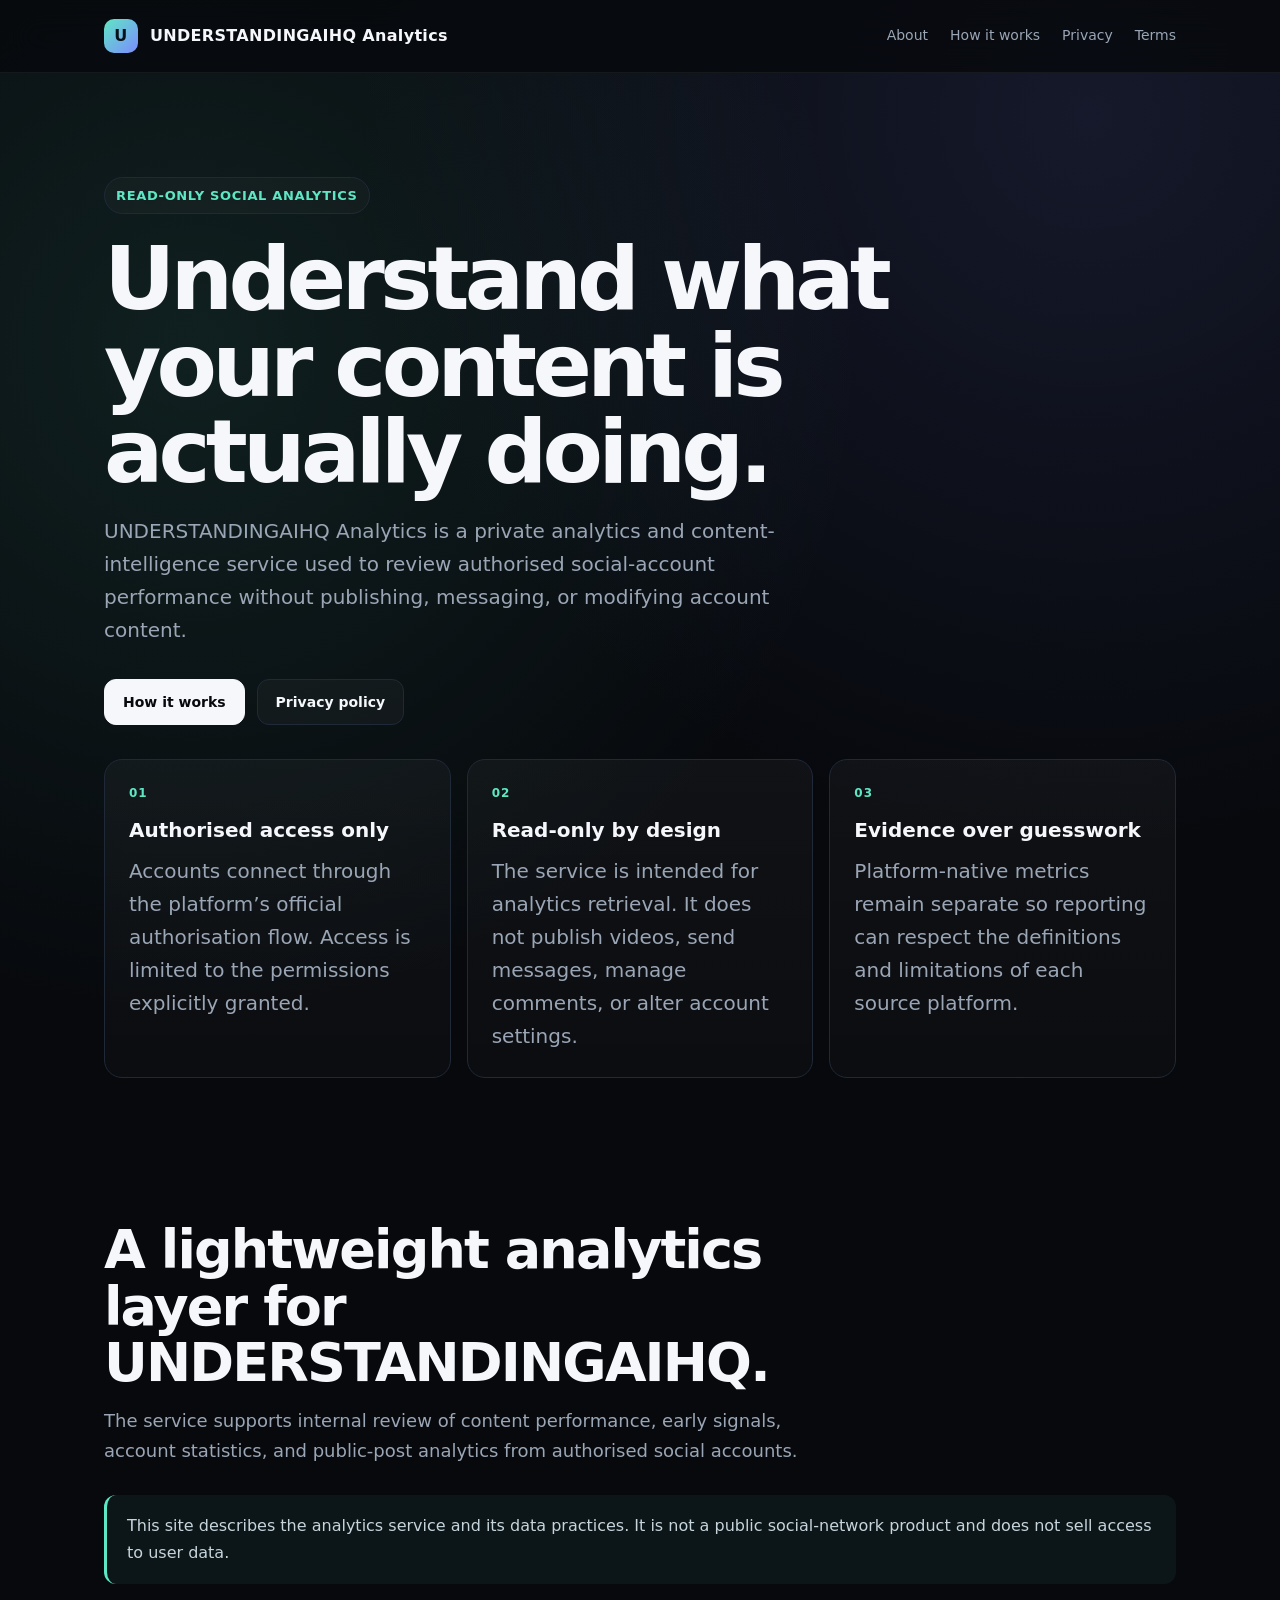
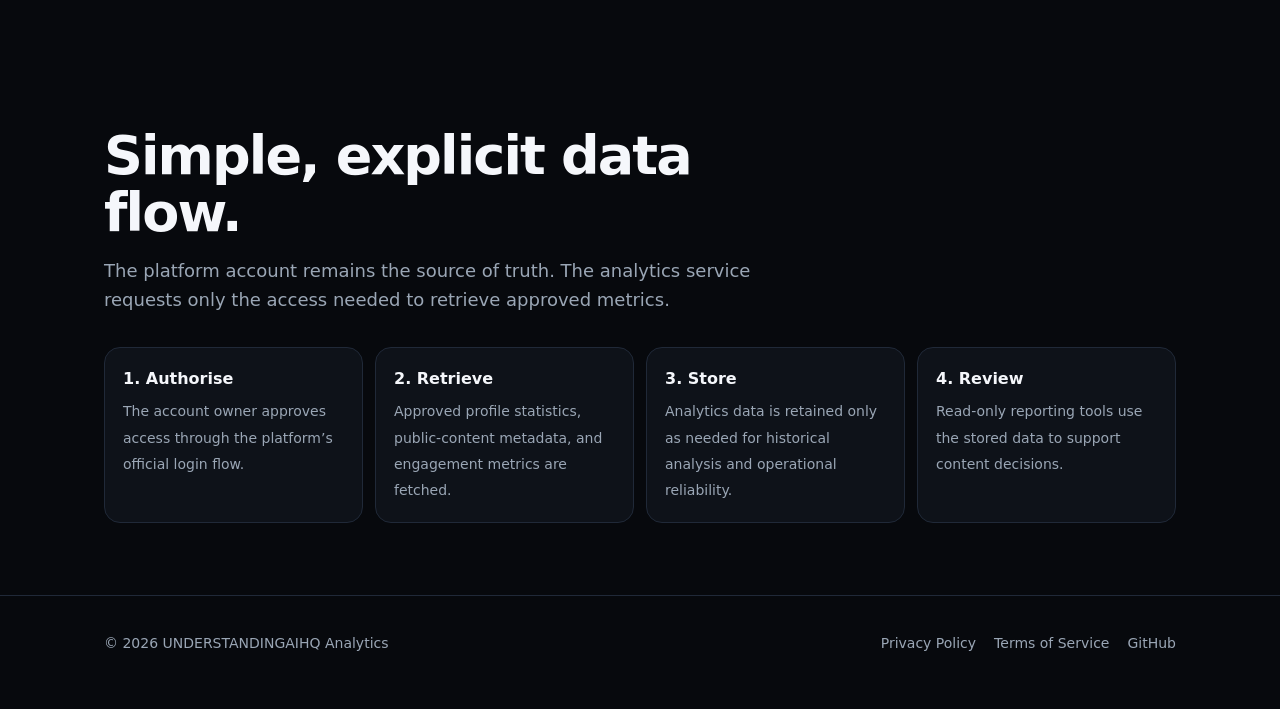
<file: index.html>
<!doctype html>
<html lang="en">
<head>
  <meta charset="utf-8">
  <meta name="viewport" content="width=device-width,initial-scale=1">
  <meta name="description" content="UNDERSTANDINGAIHQ Analytics is a read-only analytics service for authorised social accounts.">
  <title>UNDERSTANDINGAIHQ Analytics</title>
  <link rel="stylesheet" href="styles.css">
</head>
<body>
<nav>
  <div class="shell nav-inner">
    <a class="brand" href="index.html"><span class="mark">U</span><span>UNDERSTANDINGAIHQ Analytics</span></a>
    <div class="nav-links">
      <a href="#about">About</a>
      <a href="#data">How it works</a>
      <a href="privacy.html">Privacy</a>
      <a href="terms.html">Terms</a>
    </div>
  </div>
</nav>

<main>
  <section class="hero">
    <div class="shell">
      <span class="eyebrow">Read-only social analytics</span>
      <h1>Understand what your content is actually doing.</h1>
      <p>UNDERSTANDINGAIHQ Analytics is a private analytics and content-intelligence service used to review authorised social-account performance without publishing, messaging, or modifying account content.</p>
      <div class="cta-row">
        <a class="btn primary" href="#about">How it works</a>
        <a class="btn secondary" href="privacy.html">Privacy policy</a>
      </div>

      <div class="grid">
        <article class="card">
          <div class="num">01</div>
          <h3>Authorised access only</h3>
          <p>Accounts connect through the platform’s official authorisation flow. Access is limited to the permissions explicitly granted.</p>
        </article>
        <article class="card">
          <div class="num">02</div>
          <h3>Read-only by design</h3>
          <p>The service is intended for analytics retrieval. It does not publish videos, send messages, manage comments, or alter account settings.</p>
        </article>
        <article class="card">
          <div class="num">03</div>
          <h3>Evidence over guesswork</h3>
          <p>Platform-native metrics remain separate so reporting can respect the definitions and limitations of each source platform.</p>
        </article>
      </div>
    </div>
  </section>

  <section id="about">
    <div class="shell">
      <div class="section-title">
        <h2>A lightweight analytics layer for UNDERSTANDINGAIHQ.</h2>
        <p>The service supports internal review of content performance, early signals, account statistics, and public-post analytics from authorised social accounts.</p>
      </div>
      <div class="notice">This site describes the analytics service and its data practices. It is not a public social-network product and does not sell access to user data.</div>
    </div>
  </section>

  <section id="data">
    <div class="shell">
      <div class="section-title">
        <h2>Simple, explicit data flow.</h2>
        <p>The platform account remains the source of truth. The analytics service requests only the access needed to retrieve approved metrics.</p>
      </div>
      <div class="flow">
        <div class="step"><strong>1. Authorise</strong><span>The account owner approves access through the platform’s official login flow.</span></div>
        <div class="step"><strong>2. Retrieve</strong><span>Approved profile statistics, public-content metadata, and engagement metrics are fetched.</span></div>
        <div class="step"><strong>3. Store</strong><span>Analytics data is retained only as needed for historical analysis and operational reliability.</span></div>
        <div class="step"><strong>4. Review</strong><span>Read-only reporting tools use the stored data to support content decisions.</span></div>
      </div>
    </div>
  </section>
</main>

<footer>
  <div class="shell footer-inner">
    <div>© 2026 UNDERSTANDINGAIHQ Analytics</div>
    <div class="footer-links">
      <a href="privacy.html">Privacy Policy</a>
      <a href="terms.html">Terms of Service</a>
      <a href="https://github.com/Mattdbryan-maker/understandingaihq-site">GitHub</a>
    </div>
  </div>
</footer>
</body>
</html>
</file>
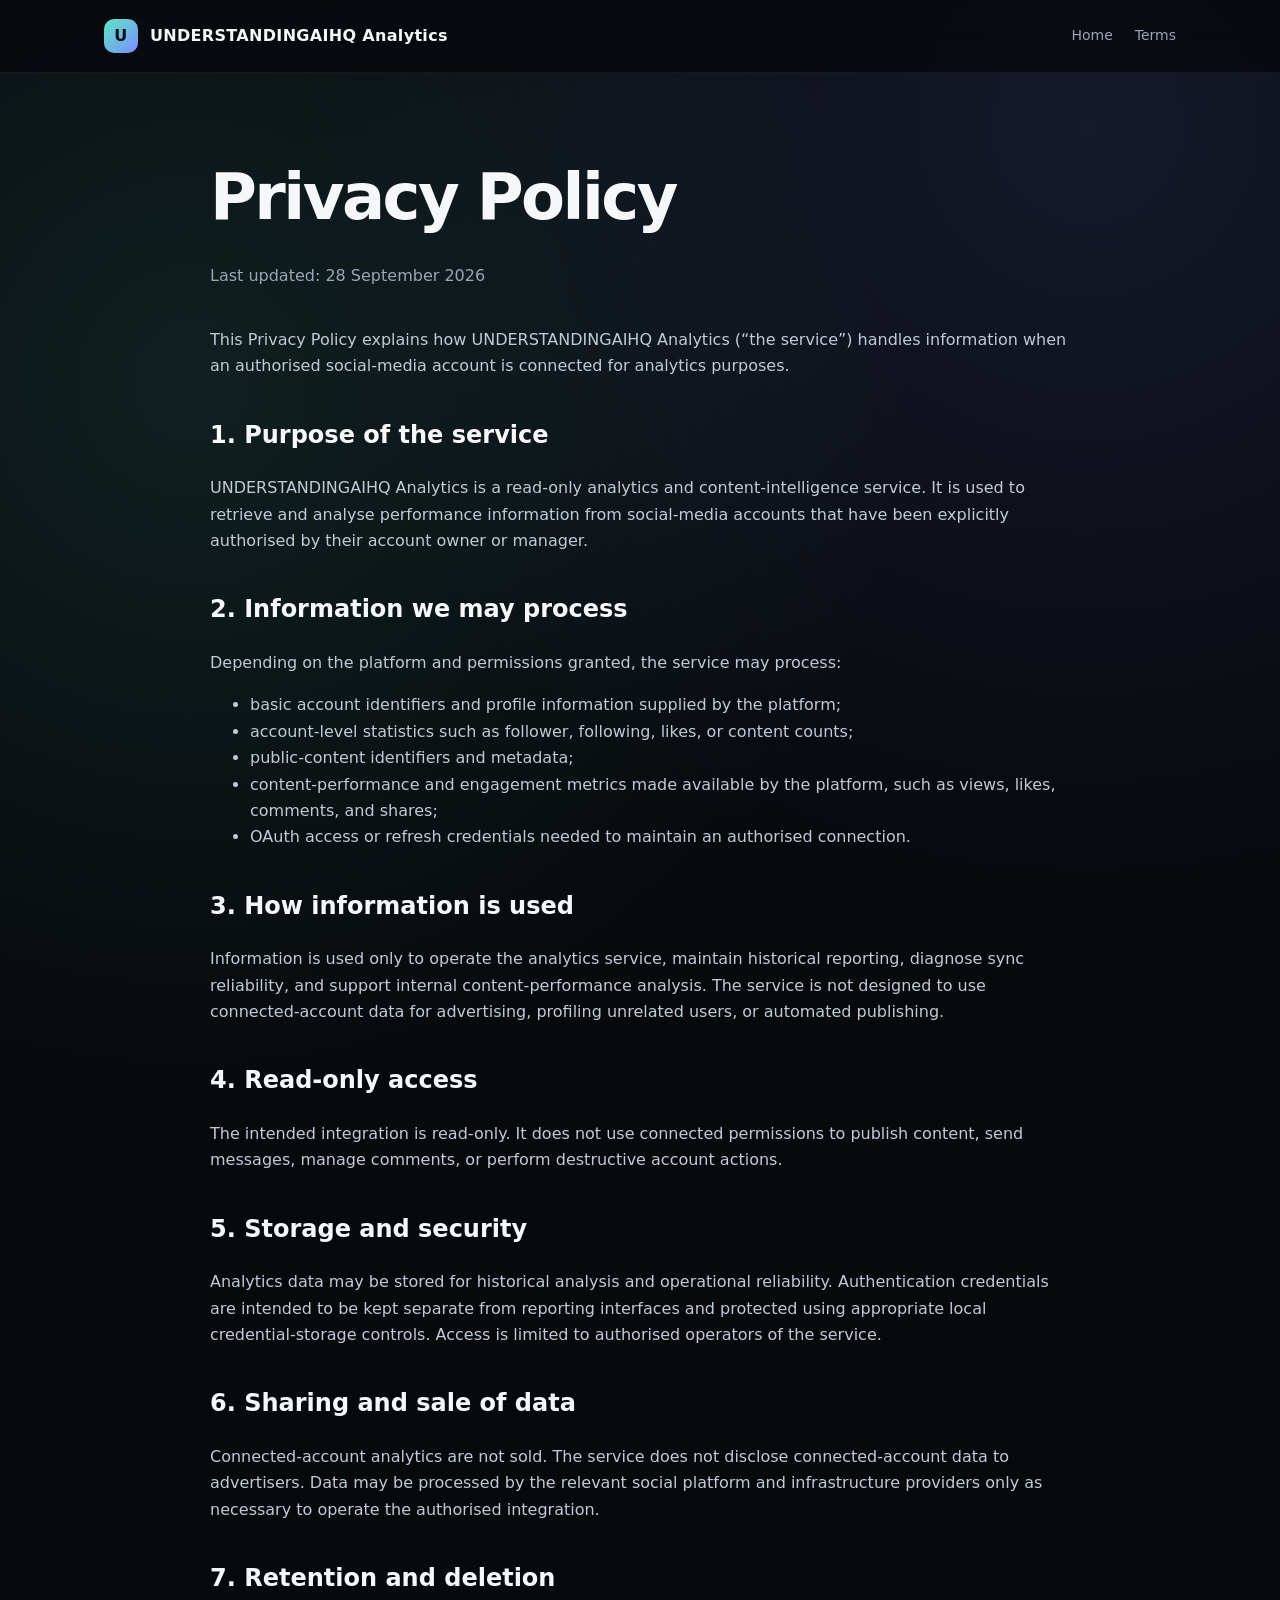
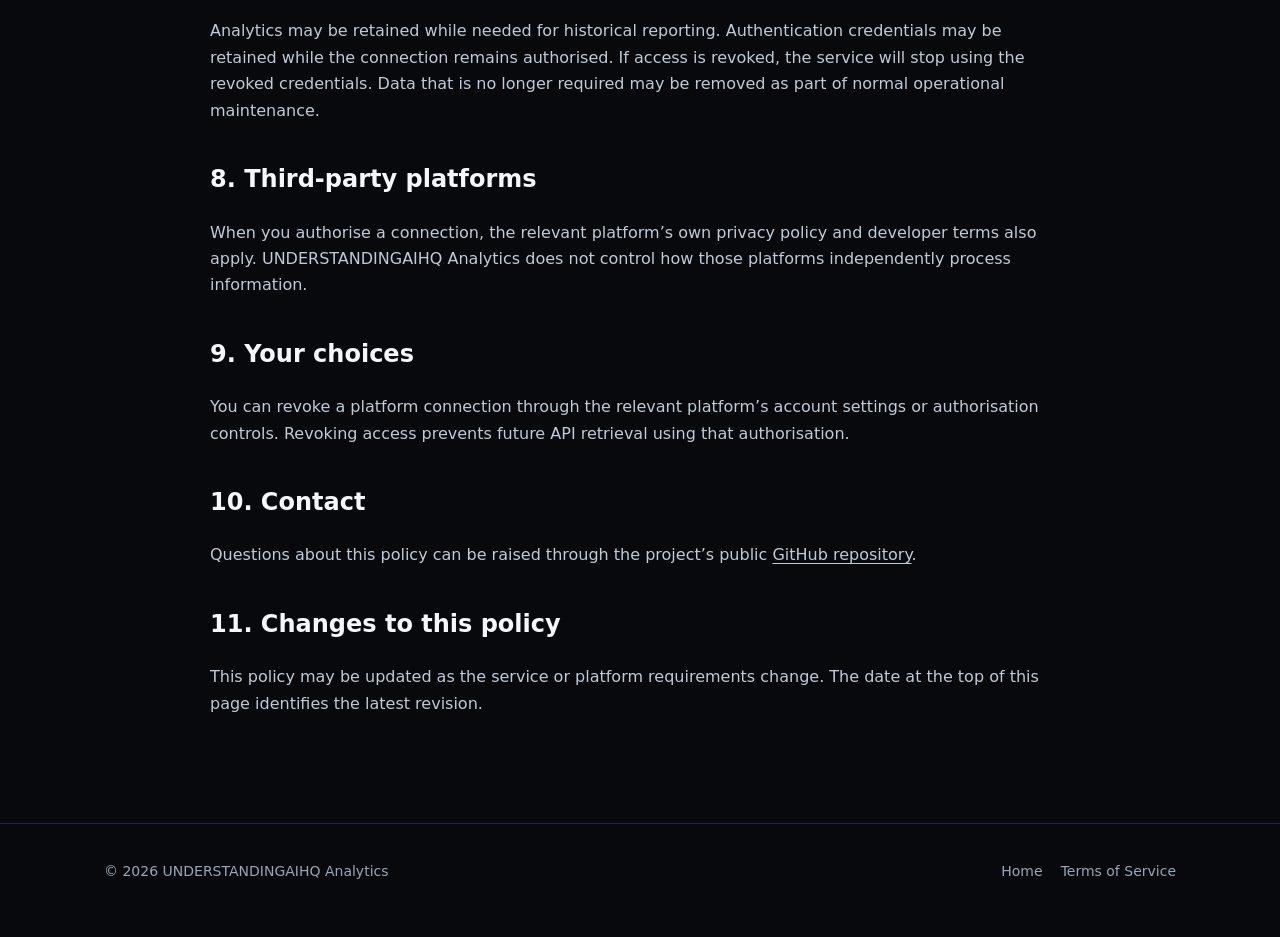
<file: privacy.html>
<!doctype html>
<html lang="en">
<head>
  <meta charset="utf-8">
  <meta name="viewport" content="width=device-width,initial-scale=1">
  <title>Privacy Policy — UNDERSTANDINGAIHQ Analytics</title>
  <link rel="stylesheet" href="styles.css">
</head>
<body>
<nav><div class="shell nav-inner"><a class="brand" href="index.html"><span class="mark">U</span><span>UNDERSTANDINGAIHQ Analytics</span></a><div class="nav-links"><a href="index.html">Home</a><a href="terms.html">Terms</a></div></div></nav>
<main class="shell legal">
  <h1>Privacy Policy</h1>
  <div class="updated">Last updated: 28 September 2026</div>

  <p>This Privacy Policy explains how UNDERSTANDINGAIHQ Analytics (“the service”) handles information when an authorised social-media account is connected for analytics purposes.</p>

  <h2>1. Purpose of the service</h2>
  <p>UNDERSTANDINGAIHQ Analytics is a read-only analytics and content-intelligence service. It is used to retrieve and analyse performance information from social-media accounts that have been explicitly authorised by their account owner or manager.</p>

  <h2>2. Information we may process</h2>
  <p>Depending on the platform and permissions granted, the service may process:</p>
  <ul>
    <li>basic account identifiers and profile information supplied by the platform;</li>
    <li>account-level statistics such as follower, following, likes, or content counts;</li>
    <li>public-content identifiers and metadata;</li>
    <li>content-performance and engagement metrics made available by the platform, such as views, likes, comments, and shares;</li>
    <li>OAuth access or refresh credentials needed to maintain an authorised connection.</li>
  </ul>

  <h2>3. How information is used</h2>
  <p>Information is used only to operate the analytics service, maintain historical reporting, diagnose sync reliability, and support internal content-performance analysis. The service is not designed to use connected-account data for advertising, profiling unrelated users, or automated publishing.</p>

  <h2>4. Read-only access</h2>
  <p>The intended integration is read-only. It does not use connected permissions to publish content, send messages, manage comments, or perform destructive account actions.</p>

  <h2>5. Storage and security</h2>
  <p>Analytics data may be stored for historical analysis and operational reliability. Authentication credentials are intended to be kept separate from reporting interfaces and protected using appropriate local credential-storage controls. Access is limited to authorised operators of the service.</p>

  <h2>6. Sharing and sale of data</h2>
  <p>Connected-account analytics are not sold. The service does not disclose connected-account data to advertisers. Data may be processed by the relevant social platform and infrastructure providers only as necessary to operate the authorised integration.</p>

  <h2>7. Retention and deletion</h2>
  <p>Analytics may be retained while needed for historical reporting. Authentication credentials may be retained while the connection remains authorised. If access is revoked, the service will stop using the revoked credentials. Data that is no longer required may be removed as part of normal operational maintenance.</p>

  <h2>8. Third-party platforms</h2>
  <p>When you authorise a connection, the relevant platform’s own privacy policy and developer terms also apply. UNDERSTANDINGAIHQ Analytics does not control how those platforms independently process information.</p>

  <h2>9. Your choices</h2>
  <p>You can revoke a platform connection through the relevant platform’s account settings or authorisation controls. Revoking access prevents future API retrieval using that authorisation.</p>

  <h2>10. Contact</h2>
  <p>Questions about this policy can be raised through the project’s public <a href="https://github.com/Mattdbryan-maker/understandingaihq-site">GitHub repository</a>.</p>

  <h2>11. Changes to this policy</h2>
  <p>This policy may be updated as the service or platform requirements change. The date at the top of this page identifies the latest revision.</p>
</main>
<footer><div class="shell footer-inner"><div>© 2026 UNDERSTANDINGAIHQ Analytics</div><div class="footer-links"><a href="index.html">Home</a><a href="terms.html">Terms of Service</a></div></div></footer>
</body>
</html>
</file>
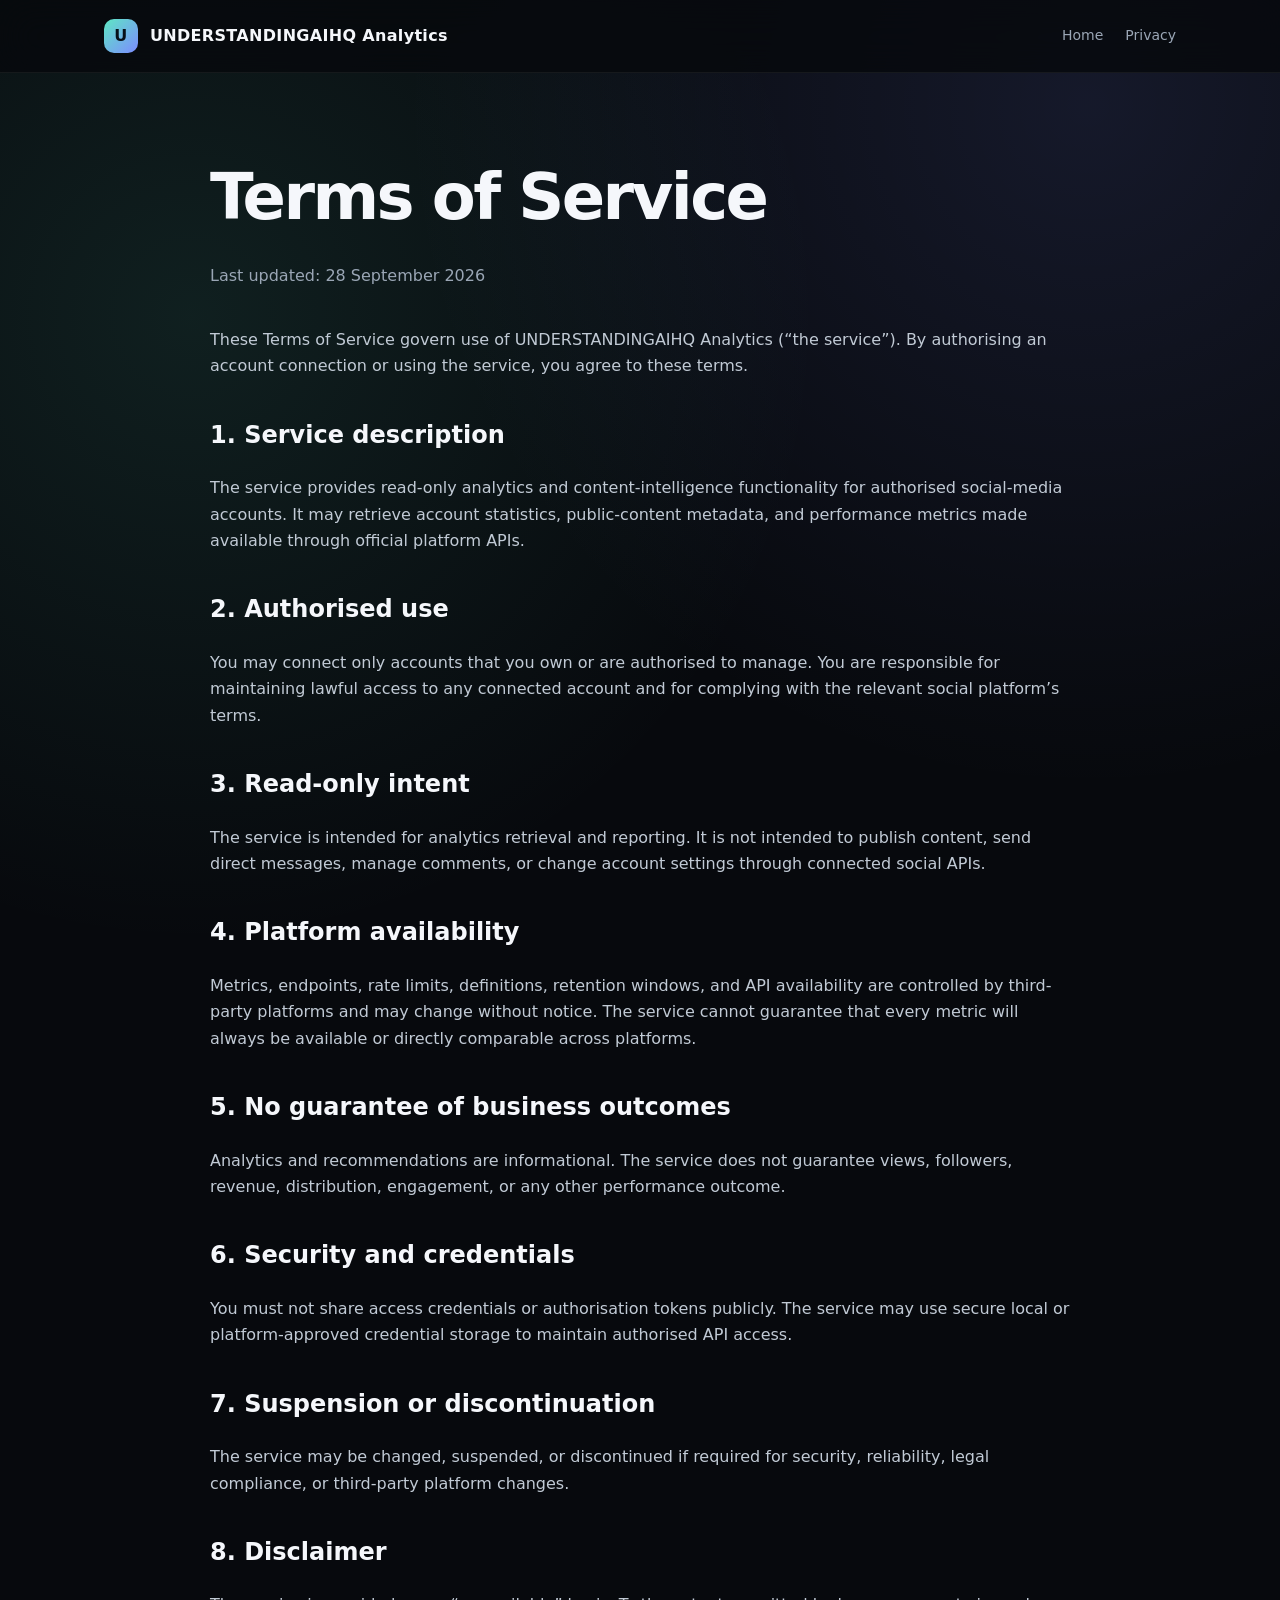
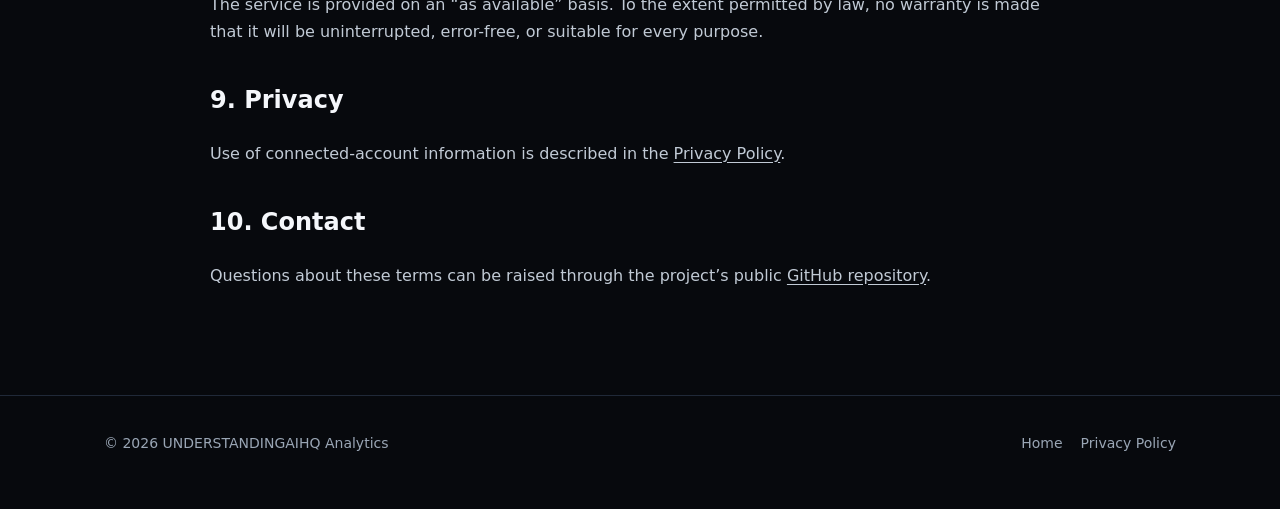
<file: terms.html>
<!doctype html>
<html lang="en">
<head>
  <meta charset="utf-8">
  <meta name="viewport" content="width=device-width,initial-scale=1">
  <title>Terms of Service — UNDERSTANDINGAIHQ Analytics</title>
  <link rel="stylesheet" href="styles.css">
</head>
<body>
<nav><div class="shell nav-inner"><a class="brand" href="index.html"><span class="mark">U</span><span>UNDERSTANDINGAIHQ Analytics</span></a><div class="nav-links"><a href="index.html">Home</a><a href="privacy.html">Privacy</a></div></div></nav>
<main class="shell legal">
  <h1>Terms of Service</h1>
  <div class="updated">Last updated: 28 September 2026</div>

  <p>These Terms of Service govern use of UNDERSTANDINGAIHQ Analytics (“the service”). By authorising an account connection or using the service, you agree to these terms.</p>

  <h2>1. Service description</h2>
  <p>The service provides read-only analytics and content-intelligence functionality for authorised social-media accounts. It may retrieve account statistics, public-content metadata, and performance metrics made available through official platform APIs.</p>

  <h2>2. Authorised use</h2>
  <p>You may connect only accounts that you own or are authorised to manage. You are responsible for maintaining lawful access to any connected account and for complying with the relevant social platform’s terms.</p>

  <h2>3. Read-only intent</h2>
  <p>The service is intended for analytics retrieval and reporting. It is not intended to publish content, send direct messages, manage comments, or change account settings through connected social APIs.</p>

  <h2>4. Platform availability</h2>
  <p>Metrics, endpoints, rate limits, definitions, retention windows, and API availability are controlled by third-party platforms and may change without notice. The service cannot guarantee that every metric will always be available or directly comparable across platforms.</p>

  <h2>5. No guarantee of business outcomes</h2>
  <p>Analytics and recommendations are informational. The service does not guarantee views, followers, revenue, distribution, engagement, or any other performance outcome.</p>

  <h2>6. Security and credentials</h2>
  <p>You must not share access credentials or authorisation tokens publicly. The service may use secure local or platform-approved credential storage to maintain authorised API access.</p>

  <h2>7. Suspension or discontinuation</h2>
  <p>The service may be changed, suspended, or discontinued if required for security, reliability, legal compliance, or third-party platform changes.</p>

  <h2>8. Disclaimer</h2>
  <p>The service is provided on an “as available” basis. To the extent permitted by law, no warranty is made that it will be uninterrupted, error-free, or suitable for every purpose.</p>

  <h2>9. Privacy</h2>
  <p>Use of connected-account information is described in the <a href="privacy.html">Privacy Policy</a>.</p>

  <h2>10. Contact</h2>
  <p>Questions about these terms can be raised through the project’s public <a href="https://github.com/Mattdbryan-maker/understandingaihq-site">GitHub repository</a>.</p>
</main>
<footer><div class="shell footer-inner"><div>© 2026 UNDERSTANDINGAIHQ Analytics</div><div class="footer-links"><a href="index.html">Home</a><a href="privacy.html">Privacy Policy</a></div></div></footer>
</body>
</html>
</file>
<file: styles.css>
:root{
  --bg:#07090d;
  --panel:#0e1219;
  --panel2:#111722;
  --text:#f5f7fb;
  --muted:#9aa6b5;
  --line:#202938;
  --accent:#5ee7c4;
  --accent2:#7d8cff;
  --max:1120px;
}
*{box-sizing:border-box}
html{scroll-behavior:smooth}
body{
  margin:0;
  font-family:Inter,ui-sans-serif,system-ui,-apple-system,BlinkMacSystemFont,"Segoe UI",sans-serif;
  background:
    radial-gradient(circle at 15% 15%, rgba(94,231,196,.10), transparent 30%),
    radial-gradient(circle at 85% 5%, rgba(125,140,255,.12), transparent 30%),
    var(--bg);
  color:var(--text);
  line-height:1.65;
}
a{color:inherit;text-decoration:none}
.shell{max-width:var(--max);margin:0 auto;padding:0 24px}
nav{
  position:sticky;top:0;z-index:20;
  border-bottom:1px solid rgba(255,255,255,.06);
  background:rgba(7,9,13,.82);
  backdrop-filter:blur(18px);
}
.nav-inner{height:72px;display:flex;align-items:center;justify-content:space-between;gap:24px}
.brand{display:flex;align-items:center;gap:12px;font-weight:800;letter-spacing:.02em}
.mark{
  width:34px;height:34px;border-radius:10px;
  display:grid;place-items:center;
  background:linear-gradient(135deg,var(--accent),var(--accent2));
  color:#071018;font-weight:900
}
.nav-links{display:flex;gap:22px;color:var(--muted);font-size:14px}
.nav-links a:hover{color:var(--text)}
.hero{padding:104px 0 72px}
.eyebrow{
  display:inline-flex;align-items:center;gap:8px;
  padding:7px 11px;border:1px solid var(--line);border-radius:999px;
  color:var(--accent);background:rgba(255,255,255,.025);
  font-size:13px;font-weight:700;letter-spacing:.05em;text-transform:uppercase
}
.hero h1{
  max-width:880px;margin:22px 0 20px;
  font-size:clamp(48px,8vw,88px);line-height:.98;letter-spacing:-.055em
}
.hero p{max-width:720px;margin:0;color:var(--muted);font-size:20px}
.cta-row{display:flex;flex-wrap:wrap;gap:12px;margin-top:32px}
.btn{
  display:inline-flex;align-items:center;justify-content:center;
  min-height:46px;padding:0 18px;border-radius:12px;border:1px solid var(--line);
  font-weight:750;font-size:14px
}
.btn.primary{background:var(--text);color:#07090d;border-color:var(--text)}
.btn.secondary{background:rgba(255,255,255,.03)}
.grid{display:grid;grid-template-columns:repeat(3,1fr);gap:16px;margin:34px 0 0}
.card{
  border:1px solid var(--line);border-radius:18px;padding:24px;
  background:linear-gradient(180deg,rgba(255,255,255,.035),rgba(255,255,255,.015))
}
.card .num{font-size:12px;color:var(--accent);font-weight:800;letter-spacing:.08em}
.card h3{margin:10px 0 8px;font-size:20px}
.card p{margin:0;color:var(--muted)}
section{padding:72px 0}
.section-title{max-width:720px}
.section-title h2{margin:0 0 14px;font-size:clamp(34px,5vw,54px);letter-spacing:-.035em;line-height:1.05}
.section-title p{margin:0;color:var(--muted);font-size:18px}
.flow{display:grid;grid-template-columns:repeat(4,1fr);gap:12px;margin-top:32px}
.step{padding:18px;border:1px solid var(--line);border-radius:16px;background:var(--panel)}
.step strong{display:block;margin-bottom:6px}
.step span{color:var(--muted);font-size:14px}
.notice{margin-top:30px;padding:18px 20px;border-left:3px solid var(--accent);background:rgba(94,231,196,.06);border-radius:12px;color:#c6d4dc}
footer{padding:36px 0 54px;border-top:1px solid var(--line);color:var(--muted);font-size:14px}
.footer-inner{display:flex;justify-content:space-between;gap:24px;flex-wrap:wrap}
.footer-links{display:flex;gap:18px;flex-wrap:wrap}
.legal{max-width:860px;padding:72px 0 90px}
.legal h1{font-size:clamp(40px,6vw,64px);letter-spacing:-.04em;margin:0 0 12px}
.legal .updated{color:var(--muted);margin-bottom:38px}
.legal h2{margin-top:36px;font-size:24px}
.legal p,.legal li{color:#c1cad5}
.legal a{text-decoration:underline;text-underline-offset:3px}
code{background:#121924;padding:2px 6px;border-radius:6px}
@media(max-width:840px){
  .grid,.flow{grid-template-columns:1fr}
  .hero{padding-top:72px}
  .nav-links{display:none}
}
</file>
